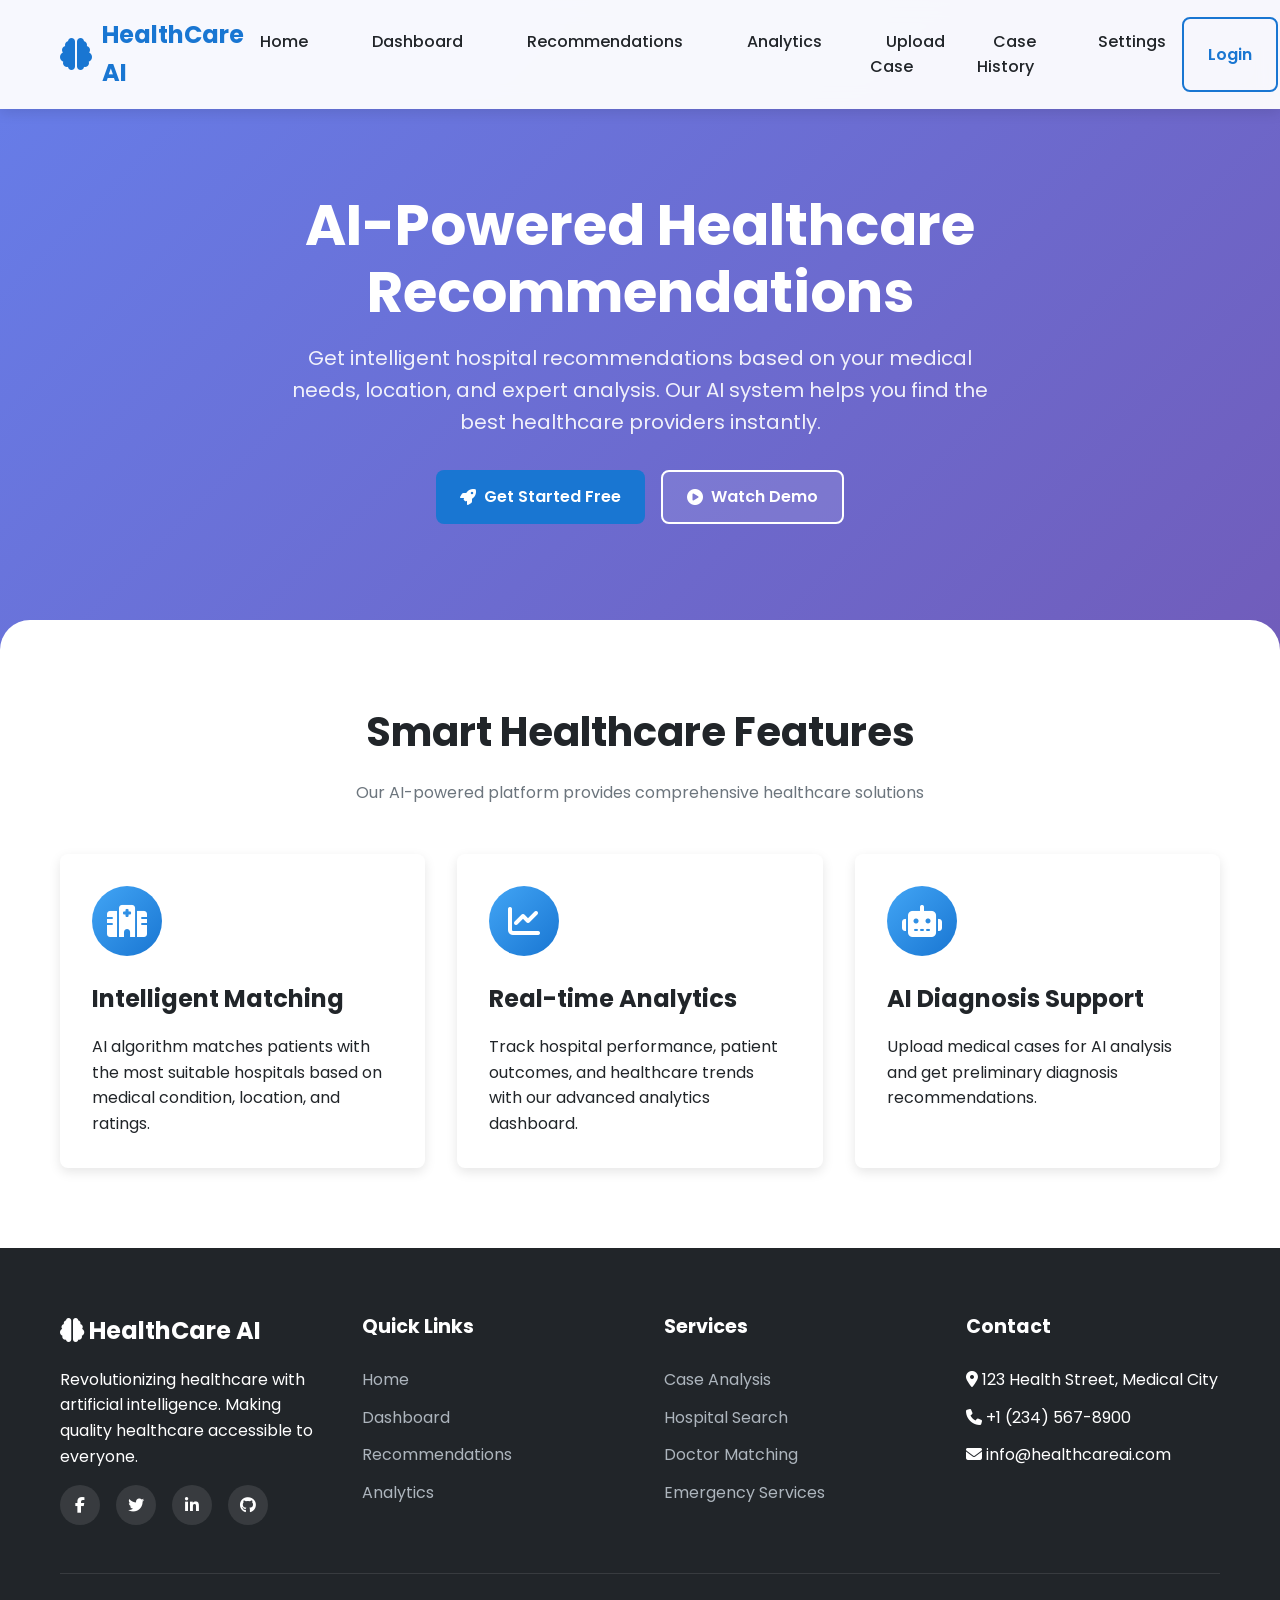
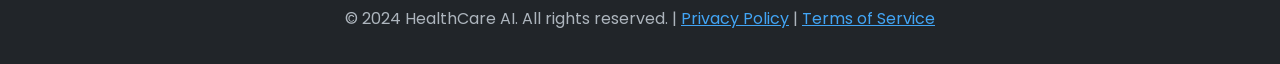
<file: frontend/index.html>
<!DOCTYPE html>
<html lang="en">
<head>
    <meta charset="UTF-8">
    <meta name="viewport" content="width=device-width, initial-scale=1.0">
    <title>HealthCare AI - Smart Medical Recommendations</title>
    <link rel="stylesheet" href="https://cdnjs.cloudflare.com/ajax/libs/font-awesome/6.4.0/css/all.min.css">
    <link href="https://fonts.googleapis.com/css2?family=Poppins:wght@300;400;500;600;700&family=Roboto:wght@300;400;500;700&display=swap" rel="stylesheet">
    <style>
        :root {
            --primary: #1976d2;
            --primary-light: #42a5f5;
            --primary-dark: #1565c0;
            --secondary: #dc004e;
            --success: #4caf50;
            --warning: #ff9800;
            --danger: #f44336;
            --light: #f8f9fa;
            --dark: #212529;
            --gray: #6c757d;
            --border: #dee2e6;
            --shadow: 0 4px 12px rgba(0, 0, 0, 0.1);
            --radius: 8px;
        }

        * {
            margin: 0;
            padding: 0;
            box-sizing: border-box;
        }

        body {
            font-family: 'Poppins', sans-serif;
            line-height: 1.6;
            color: var(--dark);
            background: linear-gradient(135deg, #667eea 0%, #764ba2 100%);
            min-height: 100vh;
        }

        .container {
            max-width: 1200px;
            margin: 0 auto;
            padding: 0 20px;
        }

        /* Navigation */
        .navbar {
            background: rgba(255, 255, 255, 0.95);
            backdrop-filter: blur(10px);
            padding: 1rem 0;
            position: fixed;
            width: 100%;
            top: 0;
            z-index: 1000;
            box-shadow: var(--shadow);
        }

        .nav-container {
            display: flex;
            justify-content: space-between;
            align-items: center;
        }

        .logo {
            display: flex;
            align-items: center;
            gap: 10px;
            font-size: 1.5rem;
            font-weight: 700;
            color: var(--primary);
            text-decoration: none;
        }

        .logo i {
            font-size: 2rem;
        }

        .nav-links {
            display: flex;
            gap: 2rem;
            list-style: none;
        }

        .nav-links a {
            text-decoration: none;
            color: var(--dark);
            font-weight: 500;
            transition: color 0.3s;
            padding: 0.5rem 1rem;
            border-radius: var(--radius);
        }

        .nav-links a:hover {
            color: var(--primary);
            background: rgba(25, 118, 210, 0.1);
        }

        .nav-buttons {
            display: flex;
            gap: 1rem;
        }

        .btn {
            padding: 0.75rem 1.5rem;
            border-radius: var(--radius);
            font-weight: 600;
            text-decoration: none;
            display: inline-flex;
            align-items: center;
            gap: 8px;
            transition: all 0.3s;
            cursor: pointer;
            border: none;
            font-family: inherit;
        }

        .btn-primary {
            background: var(--primary);
            color: white;
        }

        .btn-primary:hover {
            background: var(--primary-dark);
            transform: translateY(-2px);
            box-shadow: 0 6px 20px rgba(25, 118, 210, 0.3);
        }

        .btn-outline {
            background: transparent;
            color: var(--primary);
            border: 2px solid var(--primary);
        }

        .btn-outline:hover {
            background: var(--primary);
            color: white;
        }

        /* Hero Section */
        .hero {
            padding: 12rem 0 6rem;
            color: white;
            text-align: center;
        }

        .hero h1 {
            font-size: 3.5rem;
            font-weight: 700;
            margin-bottom: 1rem;
            line-height: 1.2;
        }

        .hero p {
            font-size: 1.25rem;
            margin-bottom: 2rem;
            opacity: 0.9;
            max-width: 700px;
            margin-left: auto;
            margin-right: auto;
        }

        .hero-buttons {
            display: flex;
            gap: 1rem;
            justify-content: center;
            margin-top: 2rem;
        }

        /* Features */
        .features {
            padding: 5rem 0;
            background: white;
            border-radius: 30px 30px 0 0;
        }

        .section-title {
            text-align: center;
            margin-bottom: 3rem;
        }

        .section-title h2 {
            font-size: 2.5rem;
            color: var(--dark);
            margin-bottom: 1rem;
        }

        .section-title p {
            color: var(--gray);
            max-width: 600px;
            margin: 0 auto;
        }

        .features-grid {
            display: grid;
            grid-template-columns: repeat(auto-fit, minmax(300px, 1fr));
            gap: 2rem;
        }

        .feature-card {
            background: white;
            padding: 2rem;
            border-radius: var(--radius);
            box-shadow: var(--shadow);
            transition: transform 0.3s;
        }

        .feature-card:hover {
            transform: translateY(-10px);
        }

        .feature-icon {
            width: 70px;
            height: 70px;
            background: linear-gradient(135deg, var(--primary-light), var(--primary));
            border-radius: 50%;
            display: flex;
            align-items: center;
            justify-content: center;
            margin-bottom: 1.5rem;
        }

        .feature-icon i {
            font-size: 2rem;
            color: white;
        }

        .feature-card h3 {
            font-size: 1.5rem;
            margin-bottom: 1rem;
            color: var(--dark);
        }

        /* Footer */
        .footer {
            background: var(--dark);
            color: white;
            padding: 4rem 0 2rem;
        }

        .footer-content {
            display: grid;
            grid-template-columns: repeat(auto-fit, minmax(250px, 1fr));
            gap: 3rem;
            margin-bottom: 3rem;
        }

        .footer-logo {
            font-size: 1.5rem;
            font-weight: 700;
            margin-bottom: 1rem;
            color: white;
        }

        .footer-links h4 {
            margin-bottom: 1.5rem;
            font-size: 1.2rem;
        }

        .footer-links ul {
            list-style: none;
        }

        .footer-links li {
            margin-bottom: 0.75rem;
        }

        .footer-links a {
            color: #adb5bd;
            text-decoration: none;
            transition: color 0.3s;
        }

        .footer-links a:hover {
            color: white;
        }

        .social-links {
            display: flex;
            gap: 1rem;
            margin-top: 1rem;
        }

        .social-links a {
            width: 40px;
            height: 40px;
            border-radius: 50%;
            background: rgba(255, 255, 255, 0.1);
            display: flex;
            align-items: center;
            justify-content: center;
            color: white;
            text-decoration: none;
            transition: all 0.3s;
        }

        .social-links a:hover {
            background: var(--primary);
            transform: translateY(-3px);
        }

        .footer-bottom {
            text-align: center;
            padding-top: 2rem;
            border-top: 1px solid rgba(255, 255, 255, 0.1);
            color: #adb5bd;
        }

        /* Mobile Menu */
        .menu-toggle {
            display: none;
            background: none;
            border: none;
            font-size: 1.5rem;
            color: var(--dark);
            cursor: pointer;
        }

        @media (max-width: 768px) {
            .menu-toggle {
                display: block;
            }

            .nav-links {
                position: fixed;
                top: 70px;
                left: -100%;
                width: 100%;
                height: calc(100vh - 70px);
                background: white;
                flex-direction: column;
                align-items: center;
                padding: 2rem;
                transition: left 0.3s;
                box-shadow: var(--shadow);
            }

            .nav-links.active {
                left: 0;
            }

            .hero h1 {
                font-size: 2.5rem;
            }

            .hero-buttons {
                flex-direction: column;
                align-items: center;
            }

            .btn {
                width: 100%;
                max-width: 300px;
                justify-content: center;
            }
        }
    </style>
</head>
<body>
    <!-- Navigation -->
    <nav class="navbar">
        <div class="container nav-container">
            <a href="index.html" class="logo">
                <i class="fas fa-brain"></i>
                HealthCare AI
            </a>
            
            <button class="menu-toggle" id="menuToggle">
                <i class="fas fa-bars"></i>
            </button>
            
            <ul class="nav-links" id="navLinks">
                <li><a href="index.html" class="active">Home</a></li>
                <li><a href="dashboard.html">Dashboard</a></li>
                <li><a href="recommendations.html">Recommendations</a></li>
                <li><a href="analytics.html">Analytics</a></li>
                <li><a href="upload_case.html">Upload Case</a></li>
                <li><a href="case history.html">Case History</a></li>
                <li><a href="settings.html">Settings</a></li>
            </ul>
            
            <div class="nav-buttons">
                <a href="login.html" class="btn btn-outline">Login</a>
                <a href="register.html" class="btn btn-primary">Sign Up</a>
            </div>
        </div>
    </nav>

    <!-- Hero Section -->
    <section class="hero">
        <div class="container">
            <h1>AI-Powered Healthcare Recommendations</h1>
            <p>Get intelligent hospital recommendations based on your medical needs, location, and expert analysis. Our AI system helps you find the best healthcare providers instantly.</p>
            <div class="hero-buttons">
                <a href="register.html" class="btn btn-primary">
                    <i class="fas fa-rocket"></i> Get Started Free
                </a>
                <a href="#features" class="btn btn-outline" style="background: rgba(255,255,255,0.1); color: white; border-color: white;">
                    <i class="fas fa-play-circle"></i> Watch Demo
                </a>
            </div>
        </div>
    </section>

    <!-- Features Section -->
    <section class="features" id="features">
        <div class="container">
            <div class="section-title">
                <h2>Smart Healthcare Features</h2>
                <p>Our AI-powered platform provides comprehensive healthcare solutions</p>
            </div>
            
            <div class="features-grid">
                <div class="feature-card">
                    <div class="feature-icon">
                        <i class="fas fa-hospital"></i>
                    </div>
                    <h3>Intelligent Matching</h3>
                    <p>AI algorithm matches patients with the most suitable hospitals based on medical condition, location, and ratings.</p>
                </div>
                
                <div class="feature-card">
                    <div class="feature-icon">
                        <i class="fas fa-chart-line"></i>
                    </div>
                    <h3>Real-time Analytics</h3>
                    <p>Track hospital performance, patient outcomes, and healthcare trends with our advanced analytics dashboard.</p>
                </div>
                
                <div class="feature-card">
                    <div class="feature-icon">
                        <i class="fas fa-robot"></i>
                    </div>
                    <h3>AI Diagnosis Support</h3>
                    <p>Upload medical cases for AI analysis and get preliminary diagnosis recommendations.</p>
                </div>
            </div>
        </div>
    </section>

    <!-- Footer -->
    <footer class="footer">
        <div class="container">
            <div class="footer-content">
                <div class="footer-about">
                    <div class="footer-logo">
                        <i class="fas fa-brain"></i> HealthCare AI
                    </div>
                    <p>Revolutionizing healthcare with artificial intelligence. Making quality healthcare accessible to everyone.</p>
                    <div class="social-links">
                        <a href="#"><i class="fab fa-facebook-f"></i></a>
                        <a href="#"><i class="fab fa-twitter"></i></a>
                        <a href="#"><i class="fab fa-linkedin-in"></i></a>
                        <a href="#"><i class="fab fa-github"></i></a>
                    </div>
                </div>
                
                <div class="footer-links">
                    <h4>Quick Links</h4>
                    <ul>
                        <li><a href="index.html">Home</a></li>
                        <li><a href="dashboard.html">Dashboard</a></li>
                        <li><a href="recommendations.html">Recommendations</a></li>
                        <li><a href="analytics.html">Analytics</a></li>
                    </ul>
                </div>
                
                <div class="footer-links">
                    <h4>Services</h4>
                    <ul>
                        <li><a href="upload_case.html">Case Analysis</a></li>
                        <li><a href="#">Hospital Search</a></li>
                        <li><a href="#">Doctor Matching</a></li>
                        <li><a href="#">Emergency Services</a></li>
                    </ul>
                </div>
                
                <div class="footer-links">
                    <h4>Contact</h4>
                    <ul>
                        <li><i class="fas fa-map-marker-alt"></i> 123 Health Street, Medical City</li>
                        <li><i class="fas fa-phone"></i> +1 (234) 567-8900</li>
                        <li><i class="fas fa-envelope"></i> info@healthcareai.com</li>
                    </ul>
                </div>
            </div>
            
            <div class="footer-bottom">
                <p>&copy; 2024 HealthCare AI. All rights reserved. | <a href="#" style="color: var(--primary-light);">Privacy Policy</a> | <a href="#" style="color: var(--primary-light);">Terms of Service</a></p>
            </div>
        </div>
    </footer>

    <script>
        // Mobile Menu Toggle
        const menuToggle = document.getElementById('menuToggle');
        const navLinks = document.getElementById('navLinks');
        
        menuToggle.addEventListener('click', () => {
            navLinks.classList.toggle('active');
            menuToggle.innerHTML = navLinks.classList.contains('active') 
                ? '<i class="fas fa-times"></i>' 
                : '<i class="fas fa-bars"></i>';
        });

        // Close menu when clicking on link
        document.querySelectorAll('.nav-links a').forEach(link => {
            link.addEventListener('click', () => {
                navLinks.classList.remove('active');
                menuToggle.innerHTML = '<i class="fas fa-bars"></i>';
            });
        });

        // Smooth scroll for anchor links
        document.querySelectorAll('a[href^="#"]').forEach(anchor => {
            anchor.addEventListener('click', function (e) {
                e.preventDefault();
                const target = document.querySelector(this.getAttribute('href'));
                if (target) {
                    target.scrollIntoView({
                        behavior: 'smooth',
                        block: 'start'
                    });
                }
            });
        });
    </script>
</body>
</html>
</file>
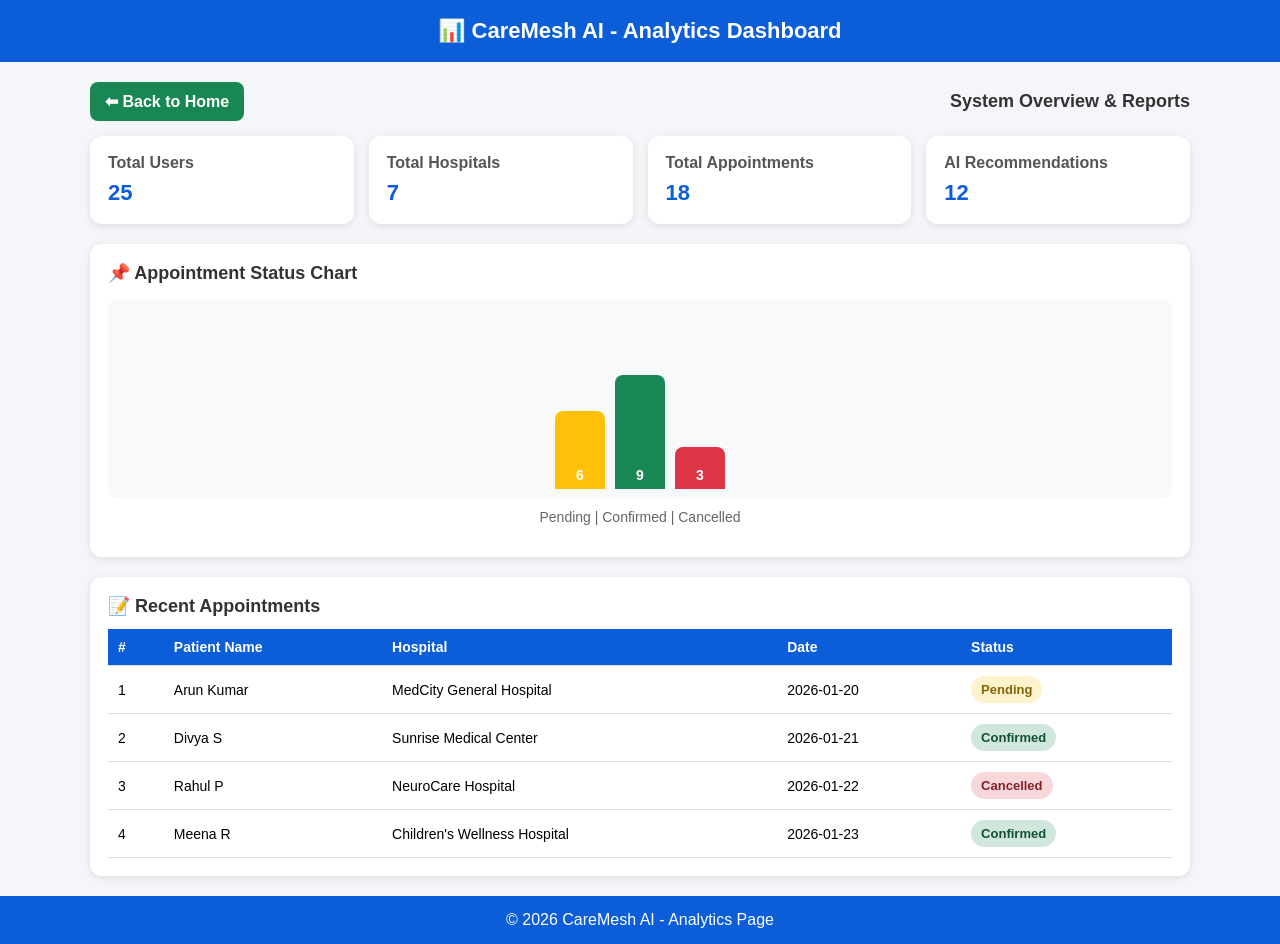
<file: frontend/analytics.html>
<!DOCTYPE html>
<html lang="en">
<head>
  <meta charset="UTF-8" />
  <meta name="viewport" content="width=device-width, initial-scale=1.0" />
  <title>CareMesh AI - Analytics</title>

  <style>
    body{
      font-family: Arial, sans-serif;
      background:#f4f6f9;
      margin:0;
      padding:0;
    }

    header{
      background:#0b5ed7;
      color:white;
      padding:18px;
      text-align:center;
      font-size:22px;
      font-weight:bold;
    }

    .container{
      width:95%;
      max-width:1100px;
      margin:20px auto;
    }

    .top-bar{
      display:flex;
      justify-content:space-between;
      align-items:center;
      flex-wrap:wrap;
      gap:10px;
      margin-bottom:15px;
    }

    .back{
      display:inline-block;
      padding:10px 15px;
      background:#198754;
      color:white;
      text-decoration:none;
      border-radius:8px;
      font-weight:bold;
    }
    .back:hover{ background:#146c43; }

    .title{
      font-size:18px;
      font-weight:bold;
      color:#333;
    }

    .cards{
      display:grid;
      grid-template-columns: repeat(auto-fit, minmax(220px, 1fr));
      gap:15px;
      margin-top:15px;
    }

    .card{
      background:white;
      padding:18px;
      border-radius:12px;
      box-shadow:0px 2px 8px rgba(0,0,0,0.1);
    }

    .card h3{
      margin:0;
      font-size:16px;
      color:#555;
    }

    .card p{
      margin:8px 0 0;
      font-size:22px;
      font-weight:bold;
      color:#0b5ed7;
    }

    .section{
      margin-top:20px;
      background:white;
      padding:18px;
      border-radius:12px;
      box-shadow:0px 2px 8px rgba(0,0,0,0.1);
    }

    .section h2{
      margin:0 0 12px;
      font-size:18px;
      color:#333;
    }

    table{
      width:100%;
      border-collapse:collapse;
      margin-top:10px;
    }

    th, td{
      padding:10px;
      border-bottom:1px solid #ddd;
      text-align:left;
      font-size:14px;
    }

    th{
      background:#0b5ed7;
      color:white;
    }

    .status{
      padding:6px 10px;
      border-radius:15px;
      font-size:13px;
      font-weight:bold;
      display:inline-block;
    }

    .pending{ background:#fff3cd; color:#856404; }
    .confirmed{ background:#d1e7dd; color:#0f5132; }
    .cancelled{ background:#f8d7da; color:#842029; }

    .chart-box{
      margin-top:15px;
      display:flex;
      justify-content:center;
      align-items:flex-end;
      gap:10px;
      height:180px;
      padding:10px;
      background:#f8f9fa;
      border-radius:10px;
    }

    .bar{
      width:50px;
      border-radius:8px 8px 0 0;
      text-align:center;
      color:white;
      font-weight:bold;
      font-size:14px;
      display:flex;
      justify-content:center;
      align-items:flex-end;
      padding-bottom:6px;
    }

    footer{
      text-align:center;
      padding:15px;
      background:#0b5ed7;
      color:white;
      margin-top:20px;
    }
  </style>
</head>

<body>

<header>📊 CareMesh AI - Analytics Dashboard</header>

<div class="container">

  <div class="top-bar">
    <a class="back" href="dashboard.html">⬅ Back to Home</a>
    <div class="title">System Overview & Reports</div>
  </div>

  <!-- Summary Cards -->
  <div class="cards">
    <div class="card">
      <h3>Total Users</h3>
      <p id="totalUsers">0</p>
    </div>

    <div class="card">
      <h3>Total Hospitals</h3>
      <p id="totalHospitals">0</p>
    </div>

    <div class="card">
      <h3>Total Appointments</h3>
      <p id="totalAppointments">0</p>
    </div>

    <div class="card">
      <h3>AI Recommendations</h3>
      <p id="totalRecommendations">0</p>
    </div>
  </div>

  <!-- Chart Section -->
  <div class="section">
    <h2>📌 Appointment Status Chart</h2>

    <div class="chart-box">
      <div class="bar" id="barPending" style="background:#ffc107; height:50px;">0</div>
      <div class="bar" id="barConfirmed" style="background:#198754; height:80px;">0</div>
      <div class="bar" id="barCancelled" style="background:#dc3545; height:30px;">0</div>
    </div>

    <p style="text-align:center; margin-top:10px; font-size:14px; color:#666;">
      Pending | Confirmed | Cancelled
    </p>
  </div>

  <!-- Recent Activity Table -->
  <div class="section">
    <h2>📝 Recent Appointments</h2>

    <table>
      <thead>
        <tr>
          <th>#</th>
          <th>Patient Name</th>
          <th>Hospital</th>
          <th>Date</th>
          <th>Status</th>
        </tr>
      </thead>
      <tbody id="appointmentTable">
        <!-- JS will fill -->
      </tbody>
    </table>
  </div>

</div>

<footer>© 2026 CareMesh AI - Analytics Page</footer>

<script>
  // Dummy Analytics Data (Sample)
  const analyticsData = {
    totalUsers: 25,
    totalHospitals: 7,
    totalAppointments: 18,
    totalRecommendations: 12,

    appointmentStatus: {
      pending: 6,
      confirmed: 9,
      cancelled: 3
    },

    recentAppointments: [
      { patient: "Arun Kumar", hospital: "MedCity General Hospital", date: "2026-01-20", status: "Pending" },
      { patient: "Divya S", hospital: "Sunrise Medical Center", date: "2026-01-21", status: "Confirmed" },
      { patient: "Rahul P", hospital: "NeuroCare Hospital", date: "2026-01-22", status: "Cancelled" },
      { patient: "Meena R", hospital: "Children's Wellness Hospital", date: "2026-01-23", status: "Confirmed" }
    ]
  };

  // Set Summary Cards
  document.getElementById("totalUsers").innerText = analyticsData.totalUsers;
  document.getElementById("totalHospitals").innerText = analyticsData.totalHospitals;
  document.getElementById("totalAppointments").innerText = analyticsData.totalAppointments;
  document.getElementById("totalRecommendations").innerText = analyticsData.totalRecommendations;

  // Chart Values
  document.getElementById("barPending").innerText = analyticsData.appointmentStatus.pending;
  document.getElementById("barConfirmed").innerText = analyticsData.appointmentStatus.confirmed;
  document.getElementById("barCancelled").innerText = analyticsData.appointmentStatus.cancelled;

  // Chart Heights (simple scaling)
  document.getElementById("barPending").style.height = (analyticsData.appointmentStatus.pending * 12) + "px";
  document.getElementById("barConfirmed").style.height = (analyticsData.appointmentStatus.confirmed * 12) + "px";
  document.getElementById("barCancelled").style.height = (analyticsData.appointmentStatus.cancelled * 12) + "px";

  // Fill Table
  const tableBody = document.getElementById("appointmentTable");
  analyticsData.recentAppointments.forEach((a, index) => {
    let statusClass = "pending";
    if(a.status === "Confirmed") statusClass = "confirmed";
    if(a.status === "Cancelled") statusClass = "cancelled";

    tableBody.innerHTML += `
      <tr>
        <td>${index + 1}</td>
        <td>${a.patient}</td>
        <td>${a.hospital}</td>
        <td>${a.date}</td>
        <td><span class="status ${statusClass}">${a.status}</span></td>
      </tr>
    `;
  });
</script>

</body>
</html>
</file>
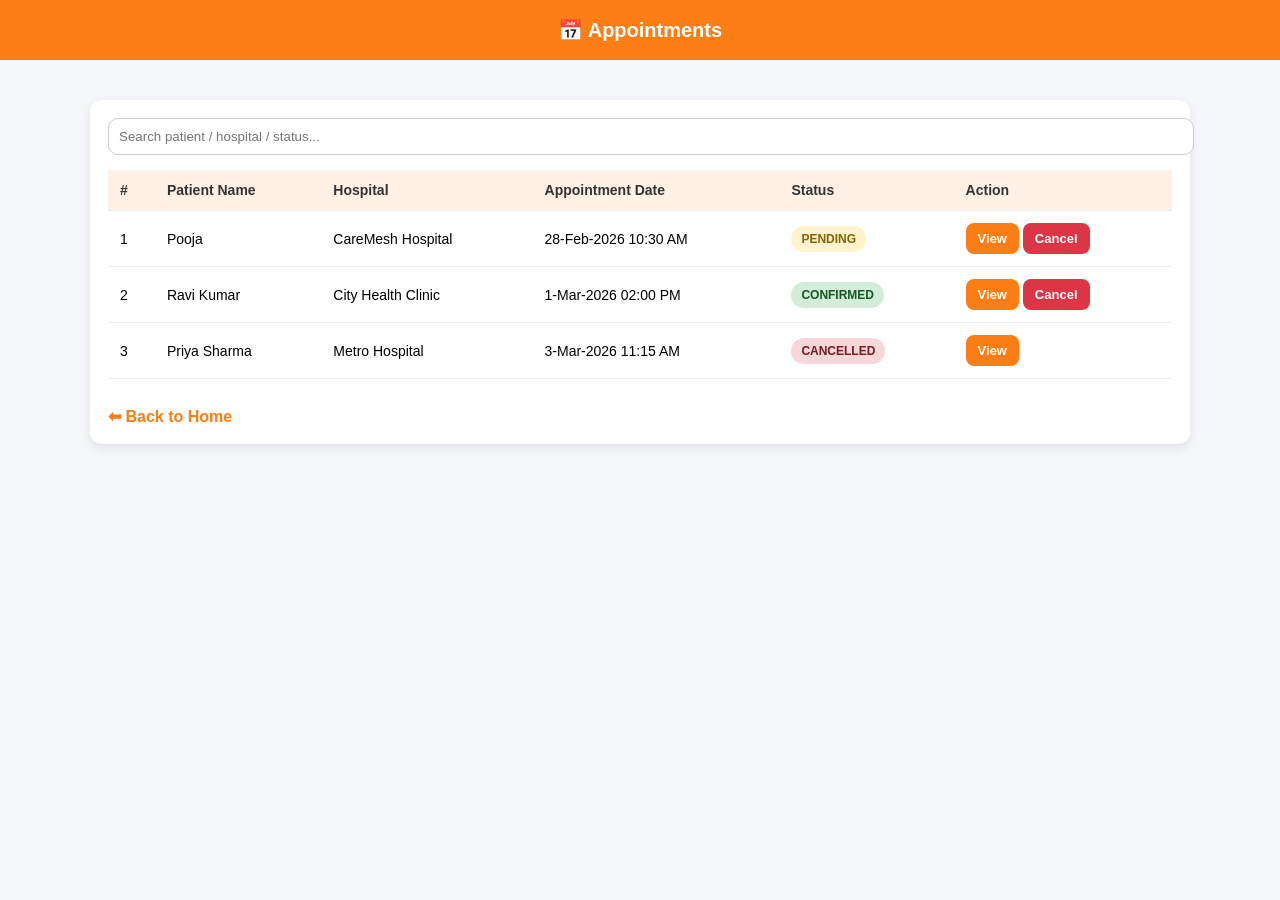
<file: frontend/appointments.html>
<!DOCTYPE html>
<html lang="en">
<head>
    <meta charset="UTF-8" />
    <meta name="viewport" content="width=device-width, initial-scale=1.0" />
    <title>Appointments</title>

    <style>
        body{
            font-family: Arial, sans-serif;
            background:#f4f6f9;
            margin:0;
            padding:0;
        }
        header{
            background:#fd7e14;
            color:white;
            padding:18px;
            text-align:center;
            font-size:20px;
            font-weight:bold;
        }
        .container{
            max-width: 1100px;
            margin: 25px auto;
            padding: 15px;
        }
        .card{
            background:white;
            border-radius:12px;
            padding:18px;
            box-shadow: 0 4px 10px rgba(0,0,0,0.08);
        }
        .topbar{
            display:flex;
            justify-content: space-between;
            align-items:center;
            gap:10px;
            flex-wrap: wrap;
            margin-bottom: 15px;
        }
        .search-box{
            flex:1;
            min-width: 220px;
        }
        input{
            width:100%;
            padding:10px;
            border:1px solid #ccc;
            border-radius:10px;
            outline:none;
        }
        table{
            width:100%;
            border-collapse: collapse;
            margin-top: 10px;
        }
        th, td{
            text-align:left;
            padding:12px;
            border-bottom: 1px solid #eee;
            font-size: 14px;
        }
        th{
            background:#fff1e6;
            color:#333;
        }
        tr:hover{
            background:#fff7f0;
        }
        .badge{
            padding: 6px 10px;
            border-radius: 20px;
            font-size: 12px;
            font-weight: bold;
            display:inline-block;
        }
        .pending{
            background:#fff3cd;
            color:#856404;
        }
        .confirmed{
            background:#d4edda;
            color:#155724;
        }
        .cancelled{
            background:#f8d7da;
            color:#721c24;
        }
        .btn{
            border:none;
            padding:8px 12px;
            border-radius:8px;
            cursor:pointer;
            font-weight:bold;
            font-size: 13px;
        }
        .btn-view{
            background:#fd7e14;
            color:white;
        }
        .btn-cancel{
            background:#dc3545;
            color:white;
        }
        .btn:hover{
            opacity:0.9;
        }
        .back{
            display:inline-block;
            margin-top: 15px;
            text-decoration:none;
            color:#fd7e14;
            font-weight:bold;
        }
        .note{
            margin-top: 10px;
            font-size: 13px;
            color:#666;
        }
    </style>
</head>

<body>
<header>📅 Appointments</header>

<div class="container">
    <div class="card">

        <div class="topbar">
            <div class="search-box">
                <input type="text" id="searchInput" placeholder="Search patient / hospital / status..." />
            </div>
        </div>

        <!-- Table -->
        <table id="appointmentsTable">
            <thead>
                <tr>
                    <th>#</th>
                    <th>Patient Name</th>
                    <th>Hospital</th>
                    <th>Appointment Date</th>
                    <th>Status</th>
                    <th>Action</th>
                </tr>
            </thead>

            <tbody>
                <!-- Static sample rows (DB connect later) -->
                <tr>
                    <td>1</td>
                    <td>Pooja</td>
                    <td>CareMesh Hospital</td>
                    <td>28-Feb-2026 10:30 AM</td>
                    <td><span class="badge pending">PENDING</span></td>
                    <td>
                        <button class="btn btn-view" onclick="viewAppointment(1)">View</button>
                        <button class="btn btn-cancel" onclick="cancelAppointment(1)">Cancel</button>
                    </td>
                </tr>

                <tr>
                    <td>2</td>
                    <td>Ravi Kumar</td>
                    <td>City Health Clinic</td>
                    <td>1-Mar-2026 02:00 PM</td>
                    <td><span class="badge confirmed">CONFIRMED</span></td>
                    <td>
                        <button class="btn btn-view" onclick="viewAppointment(2)">View</button>
                        <button class="btn btn-cancel" onclick="cancelAppointment(2)">Cancel</button>
                    </td>
                </tr>

                <tr>
                    <td>3</td>
                    <td>Priya Sharma</td>
                    <td>Metro Hospital</td>
                    <td>3-Mar-2026 11:15 AM</td>
                    <td><span class="badge cancelled">CANCELLED</span></td>
                    <td>
                        <button class="btn btn-view" onclick="viewAppointment(3)">View</button>
                    </td>
                </tr>
            </tbody>
        </table>

        <p class="note"></p>

        <a class="back" href="dashboard.html">⬅ Back to Home</a>
    </div>
</div>

<script>
    // Search Filter
    const searchInput = document.getElementById("searchInput");
    const table = document.getElementById("appointmentsTable");
    const rows = table.getElementsByTagName("tr");

    searchInput.addEventListener("keyup", function(){
        const filter = searchInput.value.toLowerCase();

        for(let i=1; i<rows.length; i++){
            const rowText = rows[i].innerText.toLowerCase();
            rows[i].style.display = rowText.includes(filter) ? "" : "none";
        }
    });

    function viewAppointment(id){
        alert("Viewing Appointment ID: " + id);
        // future: window.location.href = "/appointment/" + id;
    }

    function cancelAppointment(id){
        if(confirm("Are you sure you want to cancel Appointment ID: " + id + "?")){
            alert("Appointment Cancelled ID: " + id);
            // future: API call to cancel
        }
    }
</script>

</body>
</html>
</file>
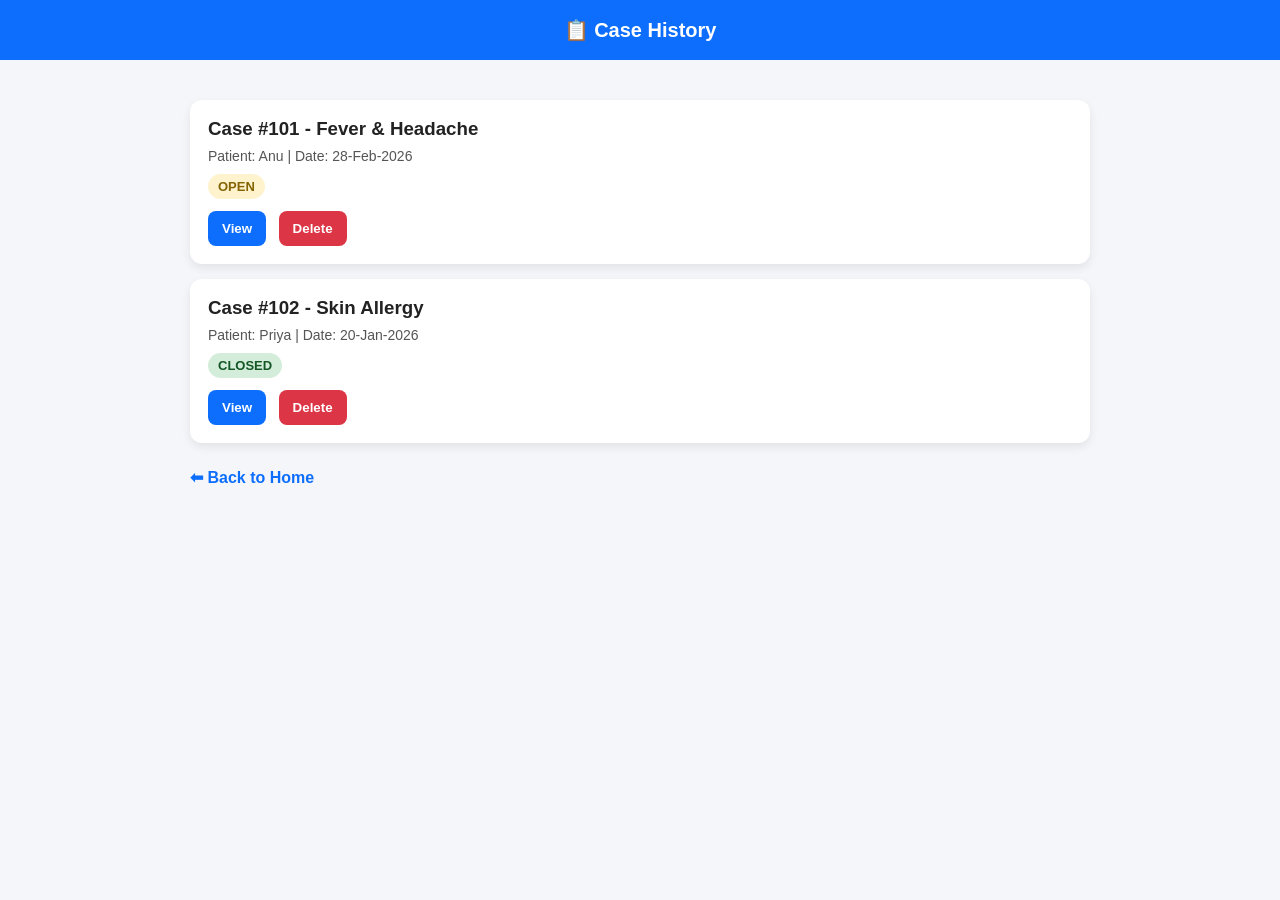
<file: frontend/case history.html>
<!DOCTYPE html>
<html lang="en">
<head>
    <meta charset="UTF-8" />
    <meta name="viewport" content="width=device-width, initial-scale=1.0" />
    <title>Case History</title>

    <style>
        body{
            font-family: Arial, sans-serif;
            background: #f4f6f9;
            margin: 0;
            padding: 0;
        }
        header{
            background: #0d6efd;
            color: white;
            padding: 18px;
            text-align: center;
            font-size: 20px;
            font-weight: bold;
        }
        .container{
            max-width: 900px;
            margin: 25px auto;
            padding: 15px;
        }
        .card{
            background: white;
            border-radius: 12px;
            padding: 18px;
            box-shadow: 0 4px 10px rgba(0,0,0,0.08);
            margin-bottom: 15px;
        }
        .card h3{
            margin: 0 0 8px;
            color: #222;
        }
        .meta{
            font-size: 14px;
            color: #555;
            margin-bottom: 10px;
        }
        .status{
            display: inline-block;
            padding: 5px 10px;
            border-radius: 20px;
            font-size: 13px;
            font-weight: bold;
        }
        .open{ background:#fff3cd; color:#856404; }
        .closed{ background:#d4edda; color:#155724; }
        .actions{
            margin-top: 12px;
        }
        .btn{
            border: none;
            padding: 10px 14px;
            border-radius: 8px;
            cursor: pointer;
            font-weight: bold;
            margin-right: 8px;
        }
        .btn-view{ background:#0d6efd; color:white; }
        .btn-delete{ background:#dc3545; color:white; }
        .btn:hover{ opacity: 0.9; }
        .empty{
            text-align:center;
            padding: 40px;
            color:#666;
        }
        a.back{
            display:inline-block;
            margin-top: 10px;
            text-decoration:none;
            color:#0d6efd;
            font-weight:bold;
        }
    </style>
</head>

<body>
    <header>📋 Case History</header>

    <div class="container">

        <!-- Example Case 1 -->
        <div class="card">
            <h3>Case #101 - Fever & Headache</h3>
            <div class="meta">Patient: Anu | Date: 28-Feb-2026</div>
            <span class="status open">OPEN</span>

            <div class="actions">
                <button class="btn btn-view" onclick="viewCase(101)">View</button>
                <button class="btn btn-delete" onclick="deleteCase(101)">Delete</button>
            </div>
        </div>

        <!-- Example Case 2 -->
        <div class="card">
            <h3>Case #102 - Skin Allergy</h3>
            <div class="meta">Patient: Priya | Date: 20-Jan-2026</div>
            <span class="status closed">CLOSED</span>

            <div class="actions">
                <button class="btn btn-view" onclick="viewCase(102)">View</button>
                <button class="btn btn-delete" onclick="deleteCase(102)">Delete</button>
            </div>
        </div>

        <a class="back" href="dashboard.html">⬅ Back to Home</a>
    </div>

    <script>
        function viewCase(caseId){
            alert("Viewing Case ID: " + caseId);
            // future: window.location.href = "/case/" + caseId;
        }

        function deleteCase(caseId){
            if(confirm("Are you sure you want to delete Case ID: " + caseId + "?")){
                alert("Deleted Case ID: " + caseId);
                // future: API call for delete
            }
        }
    </script>
</body>
</html>
</file>
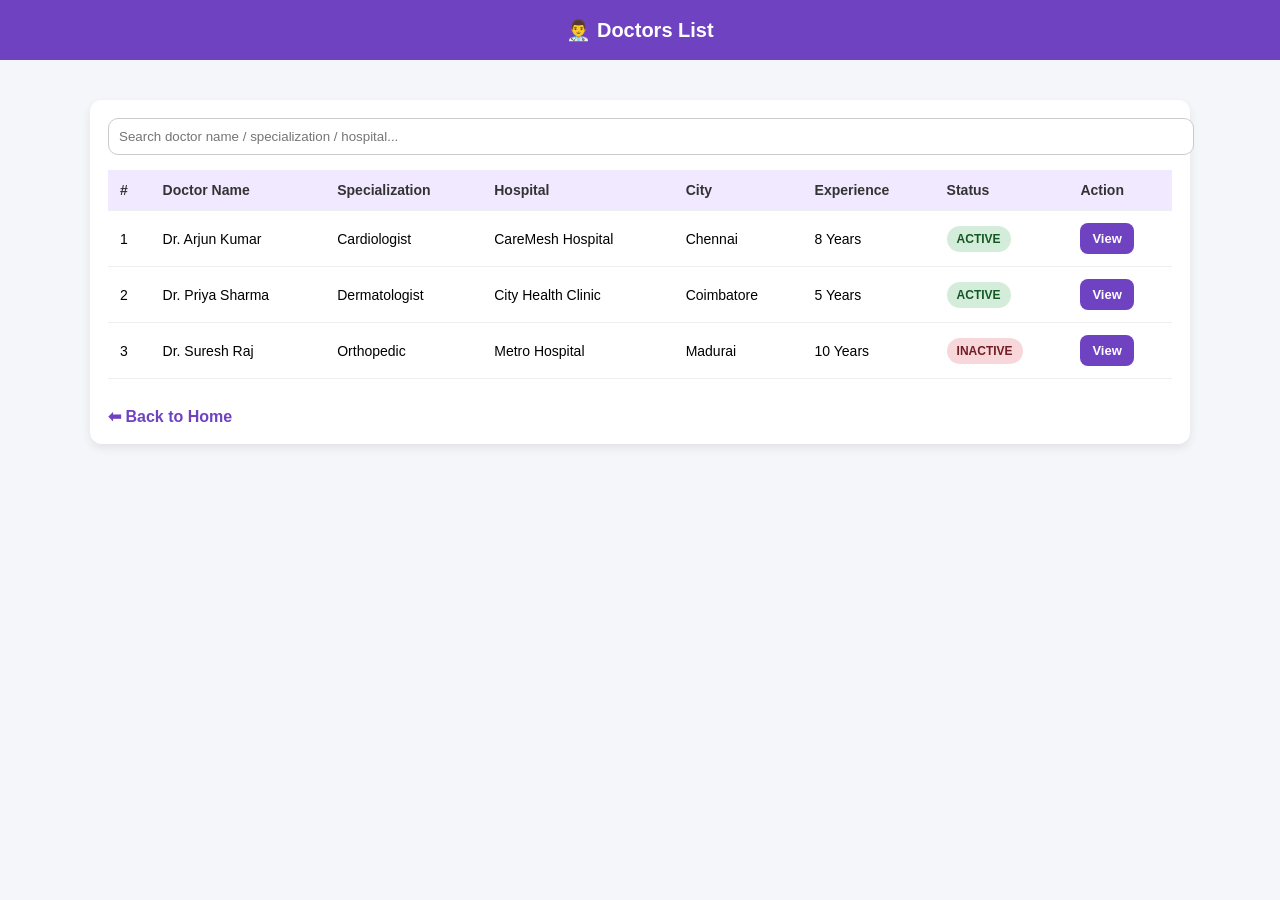
<file: frontend/doctors.html>
<!DOCTYPE html>
<html lang="en">
<head>
    <meta charset="UTF-8" />
    <meta name="viewport" content="width=device-width, initial-scale=1.0" />
    <title>Doctors</title>

    <style>
        body{
            font-family: Arial, sans-serif;
            background:#f4f6f9;
            margin:0;
            padding:0;
        }
        header{
            background:#6f42c1;
            color:white;
            padding:18px;
            text-align:center;
            font-size:20px;
            font-weight:bold;
        }
        .container{
            max-width: 1100px;
            margin: 25px auto;
            padding: 15px;
        }
        .card{
            background:white;
            border-radius:12px;
            padding:18px;
            box-shadow: 0 4px 10px rgba(0,0,0,0.08);
        }
        .topbar{
            display:flex;
            justify-content: space-between;
            align-items:center;
            gap:10px;
            flex-wrap: wrap;
            margin-bottom: 15px;
        }
        .search-box{
            flex:1;
            min-width: 220px;
        }
        input{
            width:100%;
            padding:10px;
            border:1px solid #ccc;
            border-radius:10px;
            outline:none;
        }
        table{
            width:100%;
            border-collapse: collapse;
            margin-top: 10px;
        }
        th, td{
            text-align:left;
            padding:12px;
            border-bottom: 1px solid #eee;
            font-size: 14px;
        }
        th{
            background:#f0e9ff;
            color:#333;
        }
        tr:hover{
            background:#faf7ff;
        }
        .badge{
            padding: 6px 10px;
            border-radius: 20px;
            font-size: 12px;
            font-weight: bold;
            display:inline-block;
        }
        .active{
            background:#d4edda;
            color:#155724;
        }
        .inactive{
            background:#f8d7da;
            color:#721c24;
        }
        .btn{
            border:none;
            padding:8px 12px;
            border-radius:8px;
            cursor:pointer;
            font-weight:bold;
            font-size: 13px;
        }
        .btn-view{
            background:#6f42c1;
            color:white;
        }
        .btn:hover{
            opacity:0.9;
        }
        .back{
            display:inline-block;
            margin-top: 15px;
            text-decoration:none;
            color:#6f42c1;
            font-weight:bold;
        }
        .note{
            margin-top: 10px;
            font-size: 13px;
            color:#666;
        }
    </style>
</head>

<body>
<header>👨‍⚕️ Doctors List</header>

<div class="container">
    <div class="card">

        <div class="topbar">
            <div class="search-box">
                <input type="text" id="searchInput" placeholder="Search doctor name / specialization / hospital..." />
            </div>
        </div>

        <!-- Table -->
        <table id="doctorsTable">
            <thead>
                <tr>
                    <th>#</th>
                    <th>Doctor Name</th>
                    <th>Specialization</th>
                    <th>Hospital</th>
                    <th>City</th>
                    <th>Experience</th>
                    <th>Status</th>
                    <th>Action</th>
                </tr>
            </thead>

            <tbody>
                <!-- Static sample rows (replace with DB later using Jinja) -->
                <tr>
                    <td>1</td>
                    <td>Dr. Arjun Kumar</td>
                    <td>Cardiologist</td>
                    <td>CareMesh Hospital</td>
                    <td>Chennai</td>
                    <td>8 Years</td>
                    <td><span class="badge active">ACTIVE</span></td>
                    <td><button class="btn btn-view" onclick="viewDoctor('Dr. Arjun Kumar')">View</button></td>
                </tr>

                <tr>
                    <td>2</td>
                    <td>Dr. Priya Sharma</td>
                    <td>Dermatologist</td>
                    <td>City Health Clinic</td>
                    <td>Coimbatore</td>
                    <td>5 Years</td>
                    <td><span class="badge active">ACTIVE</span></td>
                    <td><button class="btn btn-view" onclick="viewDoctor('Dr. Priya Sharma')">View</button></td>
                </tr>

                <tr>
                    <td>3</td>
                    <td>Dr. Suresh Raj</td>
                    <td>Orthopedic</td>
                    <td>Metro Hospital</td>
                    <td>Madurai</td>
                    <td>10 Years</td>
                    <td><span class="badge inactive">INACTIVE</span></td>
                    <td><button class="btn btn-view" onclick="viewDoctor('Dr. Suresh Raj')">View</button></td>
                </tr>
            </tbody>
        </table>

        <p class="note"></p>

        <a class="back" href="dashboard.html">⬅ Back to Home</a>
    </div>
</div>

<script>
    // Search Filter
    const searchInput = document.getElementById("searchInput");
    const table = document.getElementById("doctorsTable");
    const rows = table.getElementsByTagName("tr");

    searchInput.addEventListener("keyup", function(){
        const filter = searchInput.value.toLowerCase();

        for(let i=1; i<rows.length; i++){
            const rowText = rows[i].innerText.toLowerCase();
            rows[i].style.display = rowText.includes(filter) ? "" : "none";
        }
    });

    function viewDoctor(name){
        alert("Viewing details for: " + name);
        // future: window.location.href = "/doctor/" + id;
    }
</script>

</body>
</html>
</file>
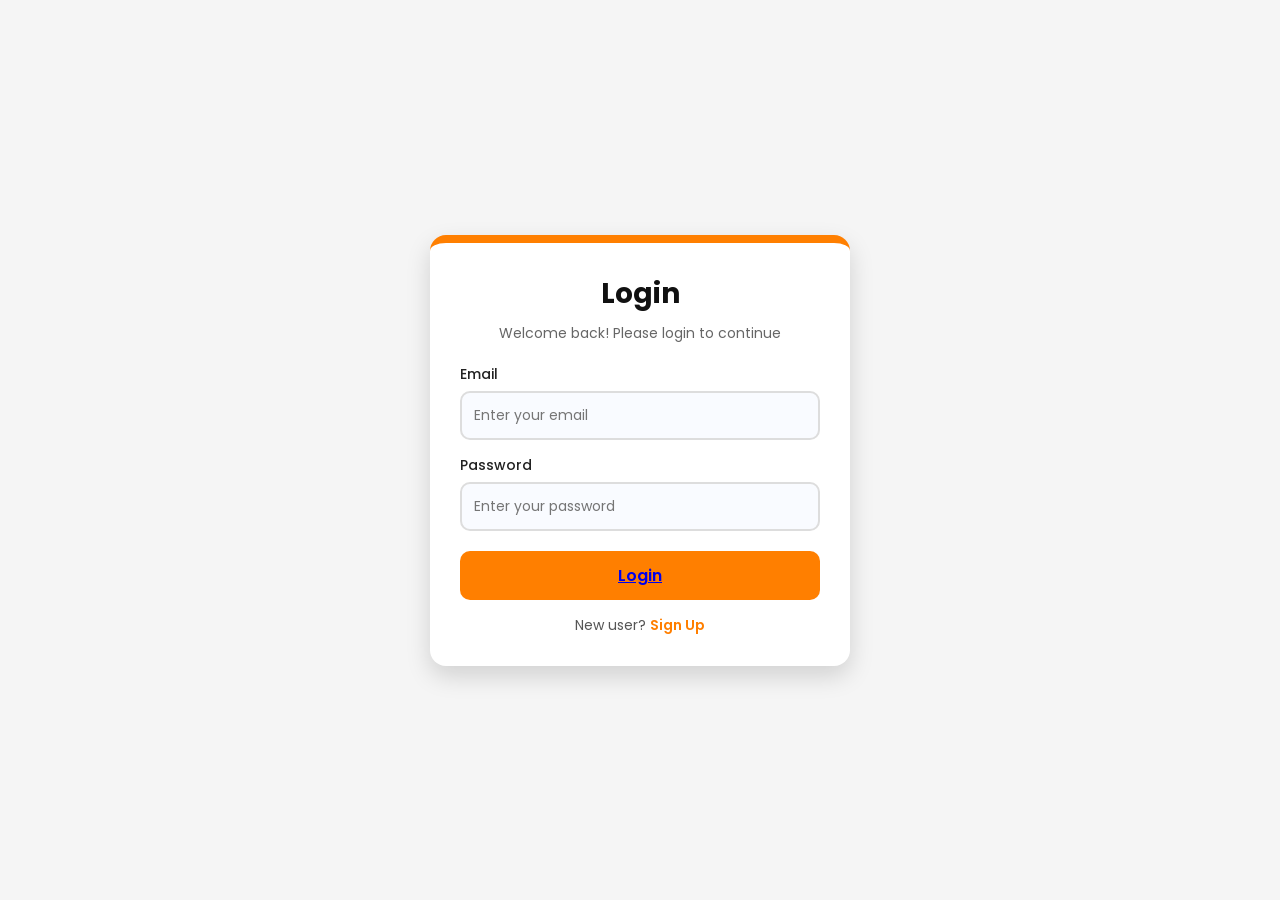
<file: frontend/login.html>
<!DOCTYPE html>
<html lang="en">
<head>
  <meta charset="UTF-8" />
  <meta name="viewport" content="width=device-width, initial-scale=1.0" />
  <title>Login - HealthCare AI</title>

  <link href="https://fonts.googleapis.com/css2?family=Poppins:wght@300;400;500;600;700&display=swap" rel="stylesheet">

  <style>
    *{
      margin: 0;
      padding: 0;
      box-sizing: border-box;
      font-family: 'Poppins', sans-serif;
    }

    body{
      min-height: 100vh;
      display: flex;
      justify-content: center;
      align-items: center;
      padding: 20px;
      background: #f5f5f5; /* Light background */
    }

    .login-box{
      width: 100%;
      max-width: 420px;
      background: #fff;
      padding: 30px;
      border-radius: 16px;
      box-shadow: 0px 10px 25px rgba(0,0,0,0.15);
      animation: fadeIn 0.6s ease;
      border-top: 8px solid #ff7f00; /* Orange top border like appointments page */
    }

    @keyframes fadeIn{
      from{
        opacity: 0;
        transform: translateY(20px);
      }
      to{
        opacity: 1;
        transform: translateY(0);
      }
    }

    h1{
      text-align: center;
      font-size: 28px;
      font-weight: 700;
      color: #111;
      margin-bottom: 8px;
    }

    p{
      text-align: center;
      font-size: 14px;
      color: #666;
      margin-bottom: 20px;
    }

    .input-group{
      margin-bottom: 15px;
    }

    label{
      font-size: 14px;
      font-weight: 500;
      color: #222;
      display: block;
      margin-bottom: 6px;
    }

    input{
      width: 100%;
      padding: 12px;
      border-radius: 10px;
      border: 2px solid #ddd;
      outline: none;
      font-size: 14px;
      transition: 0.3s;
      background: #f9fbff;
    }

    input:focus{
      border-color: #ff7f00; /* Orange focus */
      background: #fff;
      box-shadow: 0px 0px 0px 3px rgba(255,127,0,0.15);
    }

    .btn{
      width: 100%;
      padding: 12px;
      border: none;
      border-radius: 10px;
      background: #ff7f00;  /* Orange button */
      color: white;
      font-size: 16px;
      font-weight: 600;
      cursor: pointer;
      transition: 0.3s;
      margin-top: 5px;
    }

    .btn:hover{
      background: #e67300;  /* Darker orange hover */
      transform: translateY(-2px);
    }

    .extra{
      text-align: center;
      margin-top: 15px;
      font-size: 14px;
      color: #555;
    }

    .extra a{
      color: #ff7f00; /* Orange link */
      font-weight: 600;
      text-decoration: none;
    }

    .extra a:hover{
      text-decoration: underline;
    }

    /* Message Box */
    .message{
      display: none;
      padding: 12px;
      border-radius: 10px;
      margin-bottom: 15px;
      font-size: 14px;
      font-weight: 500;
      text-align: center;
    }

    .success{
      background: #e8f5e9;
      color: #2e7d32;
      border: 1px solid #c8e6c9;
    }

    .error{
      background: #ffebee;
      color: #c62828;
      border: 1px solid #ffcdd2;
    }
  </style>
</head>

<body>

  <div class="login-box">
    <h1>Login</h1>
    <p>Welcome back! Please login to continue</p>

    <div id="msgBox" class="message"></div>

    <form id="loginForm">
      <div class="input-group">
        <label>Email</label>
        <input type="email" id="email" placeholder="Enter your email" required>
      </div>

      <div class="input-group">
        <label>Password</label>
        <input type="password" id="password" placeholder="Enter your password" required>
      </div>

      <button type="submit" class="btn"><a href="dashboard.html">Login</a></button>
    </form>

    <div class="extra">
      New user? <a href="register.html">Sign Up</a>
    </div>
  </div>

  <script>
    const form = document.getElementById("loginForm");
    const msgBox = document.getElementById("msgBox");

    form.addEventListener("submit", function(e){
      e.preventDefault();

      let email = document.getElementById("email").value;
      let pass = document.getElementById("password").value;

      // Dummy validation (frontend only)
      if(email === "test@gmail.com" && pass === "123456"){
        msgBox.style.display = "block";
        msgBox.className = "message success";
        msgBox.innerText = "✅ Login Successful!";
      } else {
        msgBox.style.display = "block";
        msgBox.className = "message error";
        msgBox.innerText = "❌ Invalid Email or Password!";
      }
    });
  </script>

</body>
</html>
</file>
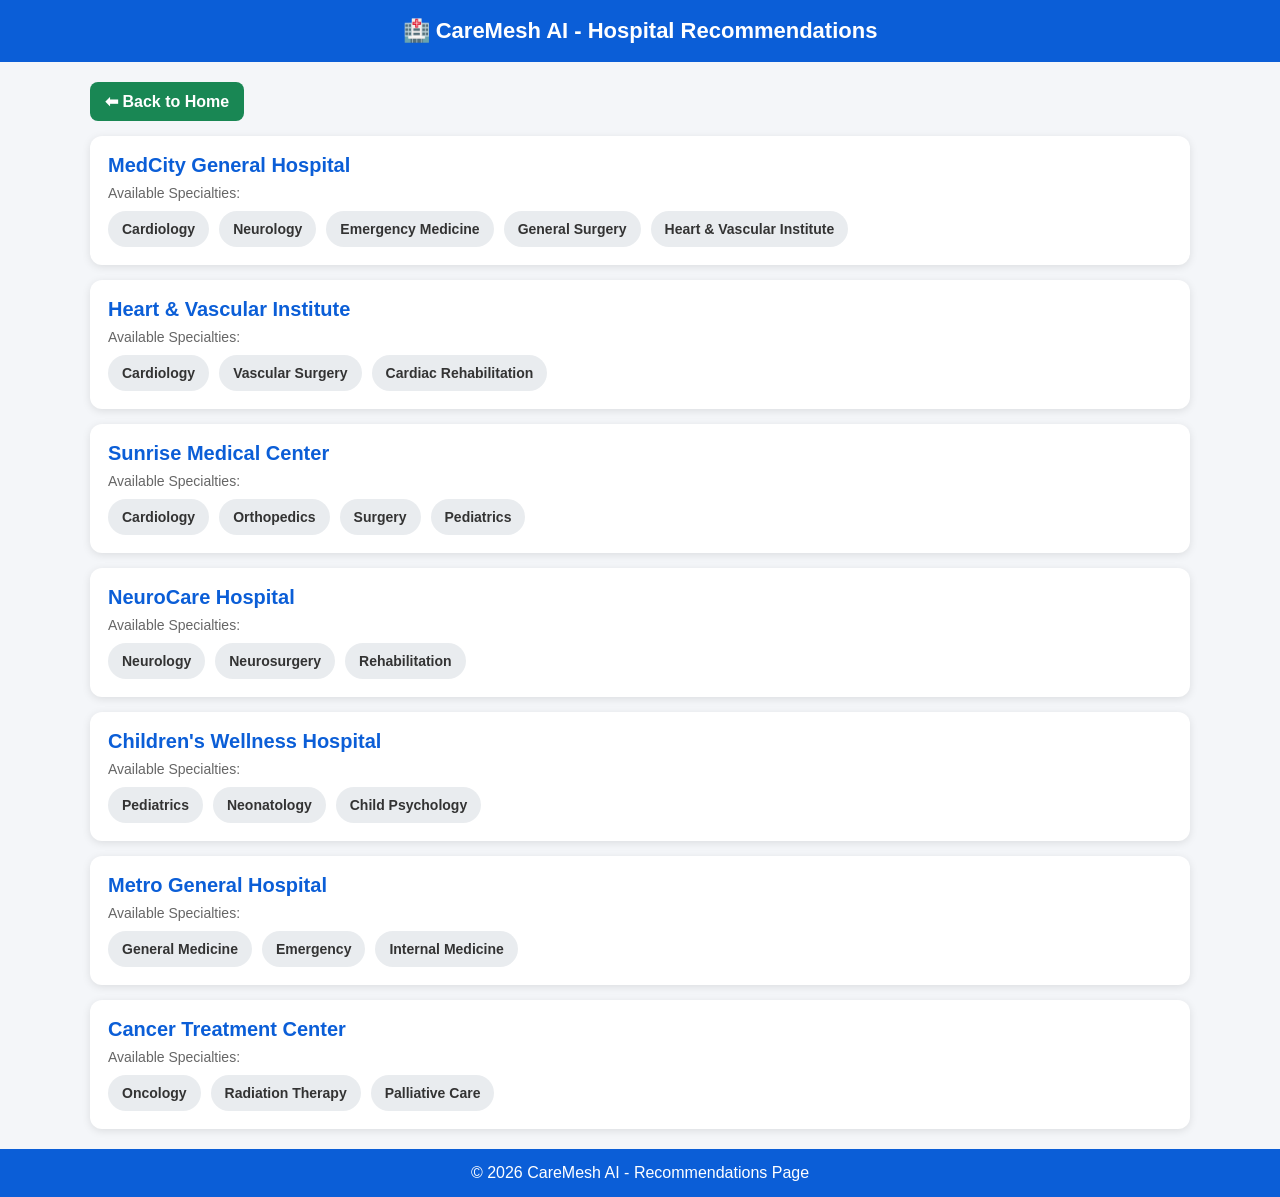
<file: frontend/recommendations.html>
<!DOCTYPE html>
<html lang="en">
<head>
  <meta charset="UTF-8" />
  <meta name="viewport" content="width=device-width, initial-scale=1.0" />
  <title>CareMesh AI - Recommendations</title>

  <style>
    body{
      font-family: Arial, sans-serif;
      background:#f4f6f9;
      margin:0;
      padding:0;
    }

    header{
      background:#0b5ed7;
      color:white;
      padding:18px;
      text-align:center;
      font-size:22px;
      font-weight:bold;
    }

    .container{
      width:95%;
      max-width:1100px;
      margin:20px auto;
    }

    .back{
      display:inline-block;
      margin-bottom:15px;
      padding:10px 15px;
      background:#198754;
      color:white;
      text-decoration:none;
      border-radius:8px;
      font-weight:bold;
    }
    .back:hover{ background:#146c43; }

    .card{
      background:white;
      padding:18px;
      border-radius:12px;
      margin-bottom:15px;
      box-shadow:0px 2px 8px rgba(0,0,0,0.1);
    }

    .hospital-name{
      font-size:20px;
      font-weight:bold;
      color:#0b5ed7;
      margin-bottom:8px;
    }

    .note{
      margin-top:6px;
      color:#666;
      font-size:14px;
    }

    .specialties{
      display:flex;
      flex-wrap:wrap;
      gap:10px;
      margin-top:10px;
    }

    /* Button Style */
    .spec-btn{
      border:none;
      cursor:pointer;
      background:#e9ecef;
      padding:10px 14px;
      border-radius:20px;
      font-size:14px;
      font-weight:bold;
      color:#333;
      transition:0.2s;
    }

    .spec-btn:hover{
      background:#0b5ed7;
      color:white;
      transform:scale(1.03);
    }

    .spec-btn.selected{
      background:#0b5ed7;
      color:white;
      box-shadow:0px 2px 6px rgba(0,0,0,0.15);
    }

    footer{
      text-align:center;
      padding:15px;
      background:#0b5ed7;
      color:white;
      margin-top:20px;
    }
  </style>
</head>

<body>

<header>🏥 CareMesh AI - Hospital Recommendations</header>

<div class="container">

  <!-- Back to Home -->
  <a class="back" href="dashboard.html">⬅ Back to Home</a>

  <!-- MedCity General Hospital -->
  <div class="card">
    <div class="hospital-name">MedCity General Hospital</div>
    <div class="note">Available Specialties:</div>

    <div class="specialties">
      <button class="spec-btn" onclick="selectSpecialty('MedCity General Hospital','Cardiology')">Cardiology</button>
      <button class="spec-btn" onclick="selectSpecialty('MedCity General Hospital','Neurology')">Neurology</button>
      <button class="spec-btn" onclick="selectSpecialty('MedCity General Hospital','Emergency Medicine')">Emergency Medicine</button>
      <button class="spec-btn" onclick="selectSpecialty('MedCity General Hospital','General Surgery')">General Surgery</button>
      <button class="spec-btn" onclick="selectSpecialty('MedCity General Hospital','Heart & Vascular Institute')">Heart & Vascular Institute</button>
    </div>
  </div>

  <!-- Heart & Vascular Institute -->
  <div class="card">
    <div class="hospital-name">Heart & Vascular Institute</div>
    <div class="note">Available Specialties:</div>

    <div class="specialties">
      <button class="spec-btn" onclick="selectSpecialty('Heart & Vascular Institute','Cardiology')">Cardiology</button>
      <button class="spec-btn" onclick="selectSpecialty('Heart & Vascular Institute','Vascular Surgery')">Vascular Surgery</button>
      <button class="spec-btn" onclick="selectSpecialty('Heart & Vascular Institute','Cardiac Rehabilitation')">Cardiac Rehabilitation</button>
    </div>
  </div>

  <!-- Sunrise Medical Center -->
  <div class="card">
    <div class="hospital-name">Sunrise Medical Center</div>
    <div class="note">Available Specialties:</div>

    <div class="specialties">
      <button class="spec-btn" onclick="selectSpecialty('Sunrise Medical Center','Cardiology')">Cardiology</button>
      <button class="spec-btn" onclick="selectSpecialty('Sunrise Medical Center','Orthopedics')">Orthopedics</button>
      <button class="spec-btn" onclick="selectSpecialty('Sunrise Medical Center','Surgery')">Surgery</button>
      <button class="spec-btn" onclick="selectSpecialty('Sunrise Medical Center','Pediatrics')">Pediatrics</button>
    </div>
  </div>

  <!-- NeuroCare Hospital -->
  <div class="card">
    <div class="hospital-name">NeuroCare Hospital</div>
    <div class="note">Available Specialties:</div>

    <div class="specialties">
      <button class="spec-btn" onclick="selectSpecialty('NeuroCare Hospital','Neurology')">Neurology</button>
      <button class="spec-btn" onclick="selectSpecialty('NeuroCare Hospital','Neurosurgery')">Neurosurgery</button>
      <button class="spec-btn" onclick="selectSpecialty('NeuroCare Hospital','Rehabilitation')">Rehabilitation</button>
    </div>
  </div>

  <!-- Children's Wellness Hospital -->
  <div class="card">
    <div class="hospital-name">Children's Wellness Hospital</div>
    <div class="note">Available Specialties:</div>

    <div class="specialties">
      <button class="spec-btn" onclick="selectSpecialty(`Children's Wellness Hospital`,'Pediatrics')">Pediatrics</button>
      <button class="spec-btn" onclick="selectSpecialty(`Children's Wellness Hospital`,'Neonatology')">Neonatology</button>
      <button class="spec-btn" onclick="selectSpecialty(`Children's Wellness Hospital`,'Child Psychology')">Child Psychology</button>
    </div>
  </div>

  <!-- Metro General Hospital -->
  <div class="card">
    <div class="hospital-name">Metro General Hospital</div>
    <div class="note">Available Specialties:</div>

    <div class="specialties">
      <button class="spec-btn" onclick="selectSpecialty('Metro General Hospital','General Medicine')">General Medicine</button>
      <button class="spec-btn" onclick="selectSpecialty('Metro General Hospital','Emergency')">Emergency</button>
      <button class="spec-btn" onclick="selectSpecialty('Metro General Hospital','Internal Medicine')">Internal Medicine</button>
    </div>
  </div>

  <!-- Cancer Treatment Center -->
  <div class="card">
    <div class="hospital-name">Cancer Treatment Center</div>
    <div class="note">Available Specialties:</div>

    <div class="specialties">
      <button class="spec-btn" onclick="selectSpecialty('Cancer Treatment Center','Oncology')">Oncology</button>
      <button class="spec-btn" onclick="selectSpecialty('Cancer Treatment Center','Radiation Therapy')">Radiation Therapy</button>
      <button class="spec-btn" onclick="selectSpecialty('Cancer Treatment Center','Palliative Care')">Palliative Care</button>
    </div>
  </div>

</div>

<footer>© 2026 CareMesh AI - Recommendations Page</footer>

<!-- JS -->
<script>
  function selectSpecialty(hospital, specialty){
    // remove selected class from all buttons
    document.querySelectorAll(".spec-btn").forEach(btn => btn.classList.remove("selected"));

    // add selected class only to clicked button
    event.target.classList.add("selected");

    // show message (means button is working)
    alert(" Selected Specialty: " + specialty + "\n Hospital: " + hospital);
  }
</script>

</body>
</html>
</file>
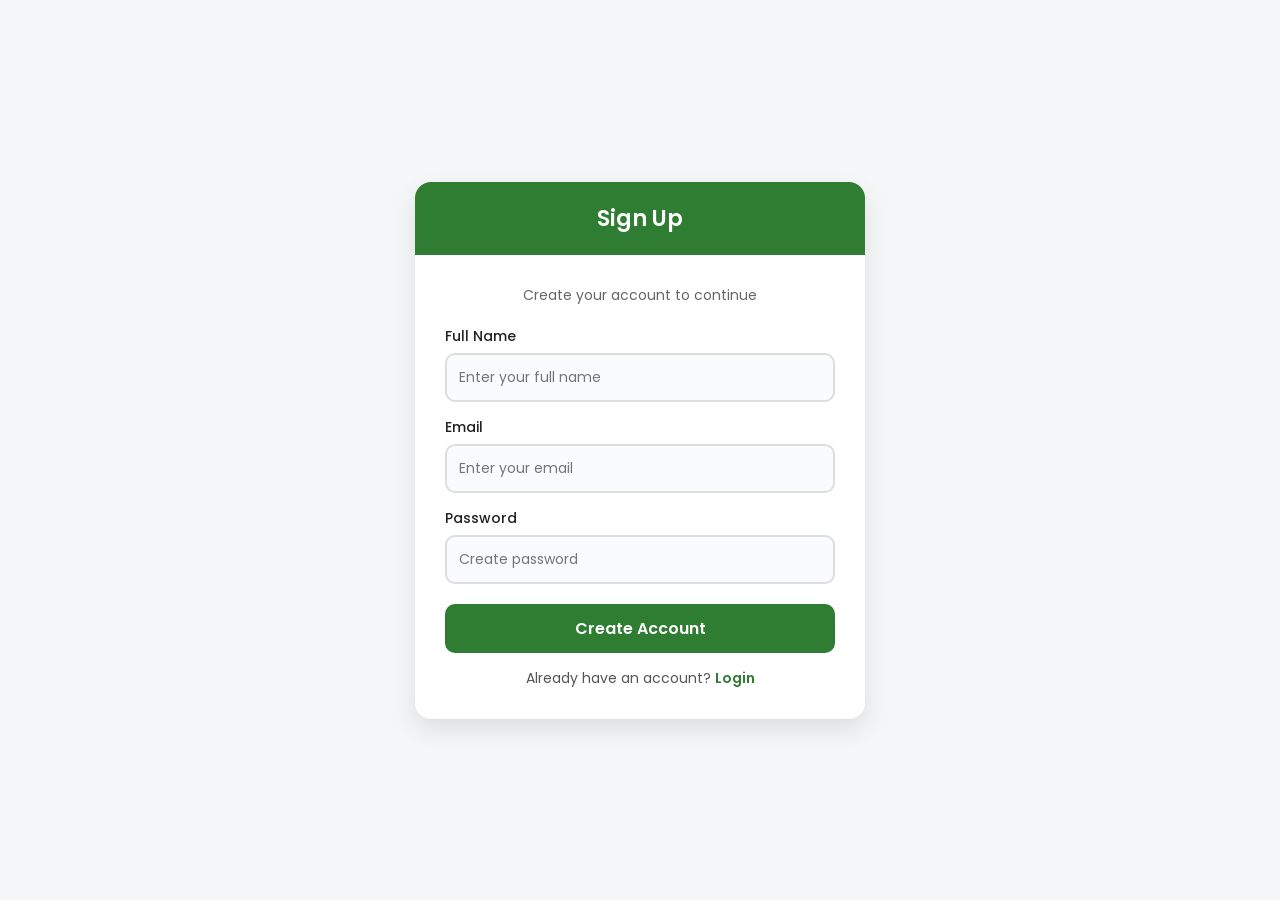
<file: frontend/register.html>
<!DOCTYPE html>
<html lang="en">
<head>
  <meta charset="UTF-8">
  <meta name="viewport" content="width=device-width, initial-scale=1.0">
  <title>Register - HealthCare AI</title>
  
  <!-- Google Fonts -->
  <link href="https://fonts.googleapis.com/css2?family=Poppins:wght@300;400;500;600&display=swap" rel="stylesheet">
  
  <!-- Font Awesome for icons (optional) -->
  <link rel="stylesheet" href="https://cdnjs.cloudflare.com/ajax/libs/font-awesome/6.4.0/css/all.min.css">

  <style>
    *{
      margin: 0;
      padding: 0;
      box-sizing: border-box;
      font-family: 'Poppins', sans-serif;
    }

    body{
      min-height: 100vh;
      display: flex;
      justify-content: center;
      align-items: center;
      padding: 20px;
      background: #f4f6f8; /* Light background like Settings page */
    }

    .box{
      width: 100%;
      max-width: 450px;
      background: #fff;
      padding: 0;
      border-radius: 16px;
      box-shadow: 0px 10px 25px rgba(0,0,0,0.1);
      overflow: hidden;
      animation: fadeIn 0.6s ease;
    }

    @keyframes fadeIn{
      from{
        opacity: 0;
        transform: translateY(20px);
      }
      to{
        opacity: 1;
        transform: translateY(0);
      }
    }

    /* Header like Settings page */
    .box-header{
      background: #2e7d32; /* Green color like your screenshot */
      color: white;
      text-align: center;
      padding: 20px;
      font-size: 22px;
      font-weight: 600;
    }

    .box-content{
      padding: 30px;
    }

    p{
      text-align: center;
      font-size: 14px;
      color: #666;
      margin-bottom: 20px;
    }

    .input-group{
      margin-bottom: 15px;
    }

    label{
      font-size: 14px;
      font-weight: 500;
      color: #222;
      display: block;
      margin-bottom: 6px;
    }

    input{
      width: 100%;
      padding: 12px;
      border-radius: 10px;
      border: 2px solid #ddd;
      outline: none;
      font-size: 14px;
      transition: 0.3s;
      background: #f9fbff;
    }

    input:focus{
      border-color: #2e7d32; /* Match green theme */
      background: #fff;
      box-shadow: 0px 0px 0px 3px rgba(46,125,50,0.15);
    }

    .btn{
      width: 100%;
      padding: 12px;
      border: none;
      border-radius: 10px;
      background: #2e7d32; /* Green button */
      color: white;
      font-size: 16px;
      font-weight: 600;
      cursor: pointer;
      transition: 0.3s;
      margin-top: 5px;
    }

    .btn:hover{
      background: #27632a;
      transform: translateY(-2px);
    }

    .extra{
      text-align: center;
      margin-top: 15px;
      font-size: 14px;
      color: #555;
    }

    .extra a{
      color: #2e7d32; /* Green links */
      font-weight: 600;
      text-decoration: none;
    }

    .extra a:hover{
      text-decoration: underline;
    }

    /* Message Box */
    .message{
      display: none;
      padding: 12px;
      border-radius: 10px;
      margin-bottom: 15px;
      font-size: 14px;
      font-weight: 500;
      text-align: center;
    }

    .success{
      background: #e8f5e9;
      color: #2e7d32;
      border: 1px solid #c8e6c9;
    }

    /* Responsive */
    @media (max-width: 500px){
      .box{
        margin: 10px;
      }
      .box-content{
        padding: 20px;
      }
    }
  </style>
</head>
<body>

  <div class="box">
    <div class="box-header">Sign Up</div>
    <div class="box-content">
      <p>Create your account to continue</p>

      <!-- Message Box -->
      <div id="msgBox" class="message"></div>

      <!-- Registration Form -->
      <form id="registerForm">
        <div class="input-group">
          <label>Full Name</label>
          <input type="text" id="name" placeholder="Enter your full name" required>
        </div>

        <div class="input-group">
          <label>Email</label>
          <input type="email" id="email" placeholder="Enter your email" required>
        </div>

        <div class="input-group">
          <label>Password</label>
          <input type="password" id="password" placeholder="Create password" required>
        </div>

        <button type="submit" class="btn">Create Account</button>
      </form>

      <div class="extra">
        Already have an account? <a href="login.html">Login</a>
      </div>
    </div>
  </div>

  <script>
    // Simple success message simulation
    const form = document.getElementById('registerForm');
    const msgBox = document.getElementById('msgBox');

    form.addEventListener('submit', (e)=>{
      e.preventDefault();
      msgBox.textContent = "Registration Successful!";
      msgBox.className = "message success";
      msgBox.style.display = "block";

      // Reset form after 2 seconds
      setTimeout(()=>{
        msgBox.style.display = "none";
        form.reset();
      }, 2000);
    });
  </script>

</body>
</html>
</file>
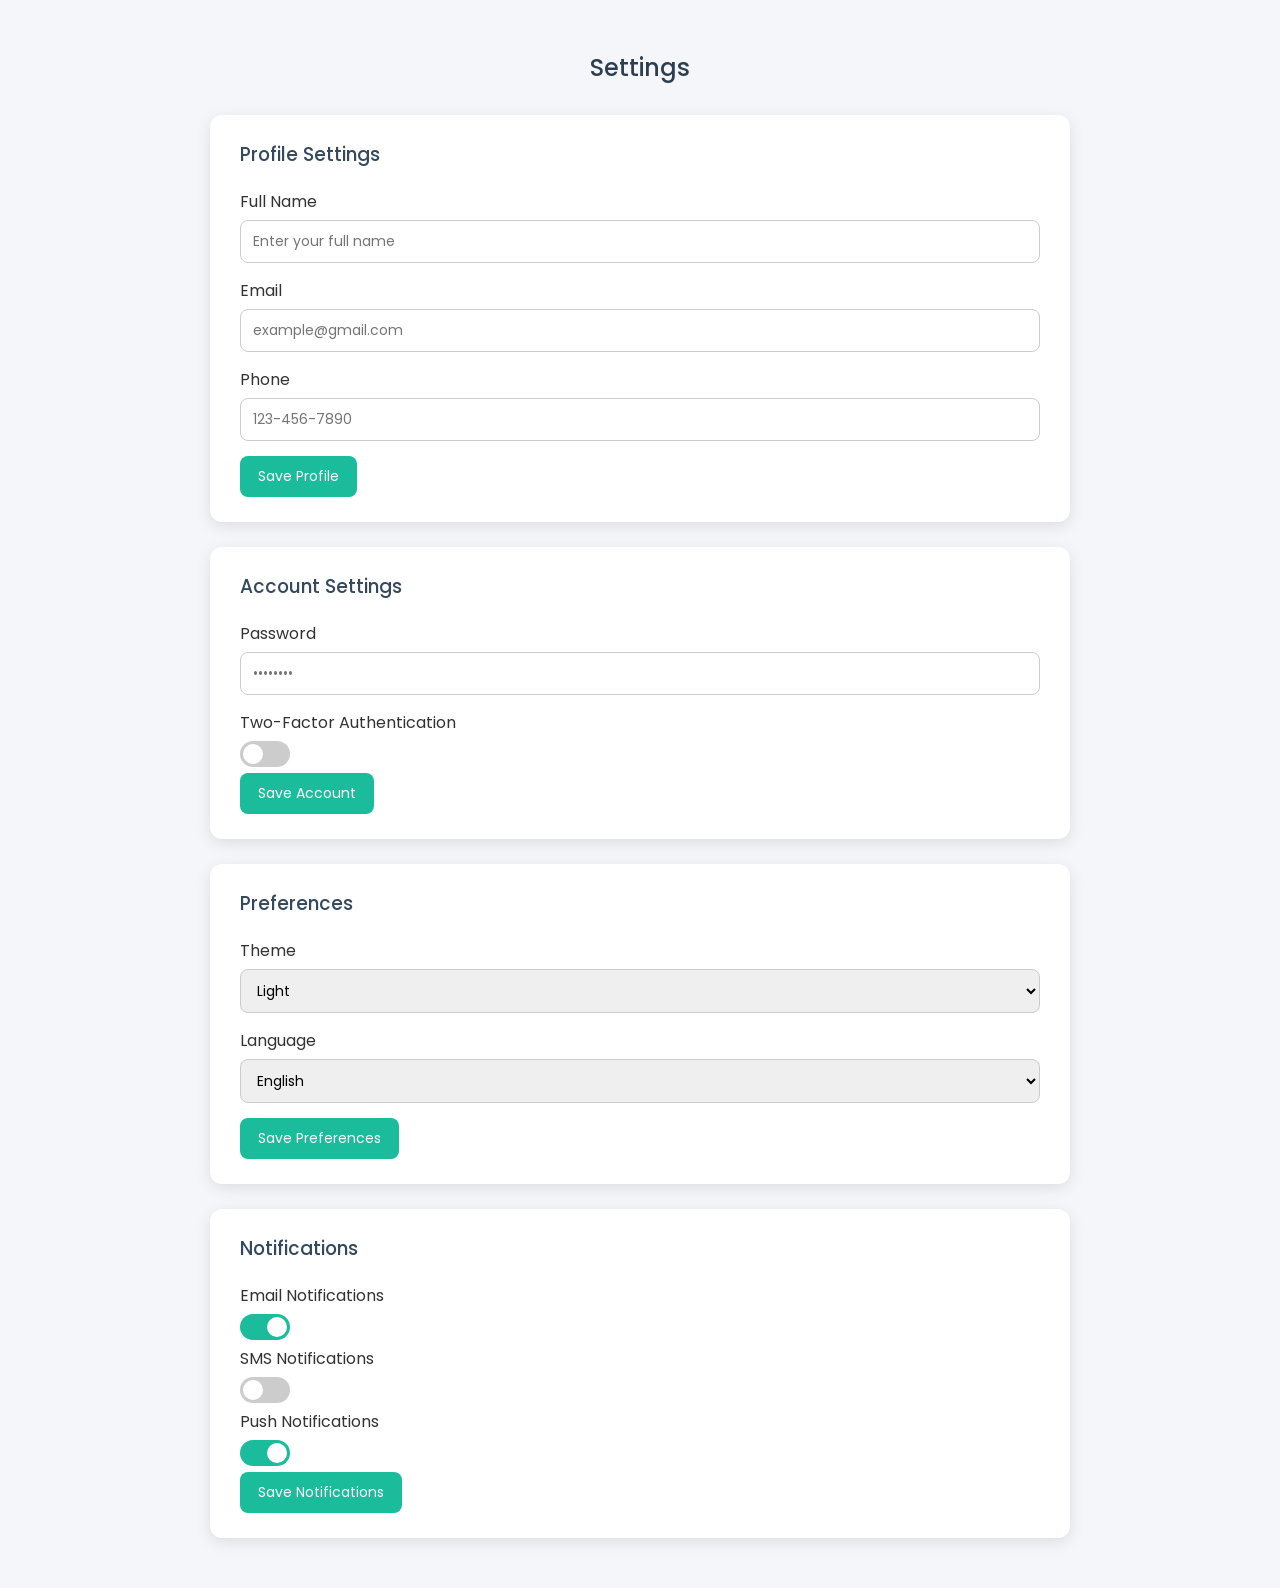
<file: frontend/settings.html>
<!DOCTYPE html>
<html lang="en">
<head>
    <meta charset="UTF-8">
    <meta name="viewport" content="width=device-width, initial-scale=1.0">
    <title>Settings - HealthCare AI</title>
    <link href="https://fonts.googleapis.com/css2?family=Poppins:wght@300;400;500&display=swap" rel="stylesheet">
    <style>
        /* ===== Basic Reset ===== */
        * {
            margin: 0;
            padding: 0;
            box-sizing: border-box;
            font-family: 'Poppins', sans-serif;
        }
        body {
            background-color: #f5f6fa;
            color: #333;
            min-height: 100vh;
        }

        /* ===== Container ===== */
        .settings-container {
            max-width: 900px;
            margin: 50px auto;
            padding: 0 20px;
        }

        h2 {
            text-align: center;
            margin-bottom: 30px;
            font-weight: 500;
            color: #2c3e50;
        }

        /* ===== Card Style ===== */
        .settings-card {
            background-color: #fff;
            padding: 25px 30px;
            border-radius: 12px;
            box-shadow: 0 4px 15px rgba(0,0,0,0.1);
            margin-bottom: 25px;
        }

        .settings-card h3 {
            margin-bottom: 20px;
            font-weight: 500;
            color: #34495e;
        }

        /* ===== Form Elements ===== */
        .settings-card label {
            display: block;
            margin-bottom: 6px;
            font-weight: 400;
        }

        .settings-card input[type="text"],
        .settings-card input[type="email"],
        .settings-card input[type="password"],
        .settings-card input[type="tel"],
        .settings-card select {
            width: 100%;
            padding: 10px 12px;
            margin-bottom: 15px;
            border: 1px solid #ccc;
            border-radius: 8px;
            font-size: 14px;
            transition: border-color 0.3s;
        }

        .settings-card input:focus,
        .settings-card select:focus {
            border-color: #1abc9c;
            outline: none;
        }

        /* ===== Toggle Switch ===== */
        .switch {
            position: relative;
            display: inline-block;
            width: 50px;
            height: 26px;
        }

        .switch input {
            opacity: 0;
            width: 0;
            height: 0;
        }

        .slider {
            position: absolute;
            cursor: pointer;
            top: 0; left: 0; right: 0; bottom: 0;
            background-color: #ccc;
            transition: 0.4s;
            border-radius: 26px;
        }

        .slider:before {
            position: absolute;
            content: "";
            height: 20px; width: 20px;
            left: 3px;
            bottom: 3px;
            background-color: white;
            transition: 0.4s;
            border-radius: 50%;
        }

        input:checked + .slider {
            background-color: #1abc9c;
        }

        input:checked + .slider:before {
            transform: translateX(24px);
        }

        /* ===== Buttons ===== */
        .btn-primary {
            background-color: #1abc9c;
            color: white;
            border: none;
            padding: 10px 18px;
            font-size: 14px;
            border-radius: 8px;
            cursor: pointer;
            transition: background 0.3s;
        }

        .btn-primary:hover {
            background-color: #16a085;
        }

        /* Responsive */
        @media(max-width: 600px) {
            .settings-card {
                padding: 20px;
            }
        }
    </style>
</head>
<body>

<div class="settings-container">
    <h2>Settings</h2>

    <!-- Profile Section -->
    <div class="settings-card">
        <h3>Profile Settings</h3>
        <label for="fullname">Full Name</label>
        <input type="text" id="fullname" placeholder="Enter your full name">

        <label for="email">Email</label>
        <input type="email" id="email" placeholder="example@gmail.com">

        <label for="phone">Phone</label>
        <input type="tel" id="phone" placeholder="123-456-7890">

        <button class="btn-primary">Save Profile</button>
    </div>

    <!-- Account Section -->
    <div class="settings-card">
        <h3>Account Settings</h3>
        <label for="password">Password</label>
        <input type="password" id="password" placeholder="••••••••">

        <label for="twofactor">Two-Factor Authentication</label>
        <label class="switch">
            <input type="checkbox" id="twofactor">
            <span class="slider"></span>
        </label>

        <button class="btn-primary">Save Account</button>
    </div>

    <!-- Preferences Section -->
    <div class="settings-card">
        <h3>Preferences</h3>
        <label for="theme">Theme</label>
        <select id="theme">
            <option value="light">Light</option>
            <option value="dark">Dark</option>
            <option value="auto">Auto</option>
        </select>

        <label for="language">Language</label>
        <select id="language">
            <option value="english">English</option>
            <option value="tamil">Tamil</option>
            <option value="other">Other</option>
        </select>

        <button class="btn-primary">Save Preferences</button>
    </div>

    <!-- Notifications Section -->
    <div class="settings-card">
        <h3>Notifications</h3>
        <label>Email Notifications</label>
        <label class="switch">
            <input type="checkbox" checked>
            <span class="slider"></span>
        </label>

        <label>SMS Notifications</label>
        <label class="switch">
            <input type="checkbox">
            <span class="slider"></span>
        </label>

        <label>Push Notifications</label>
        <label class="switch">
            <input type="checkbox" checked>
            <span class="slider"></span>
        </label>

        <button class="btn-primary">Save Notifications</button>
    </div>
</div>

<script>
    // Example: alert on save button click
    document.querySelectorAll('.btn-primary').forEach(button => {
        button.addEventListener('click', () => {
            alert('Settings saved successfully!');
        });
    });
</script>

</body>
</html>
</file>
